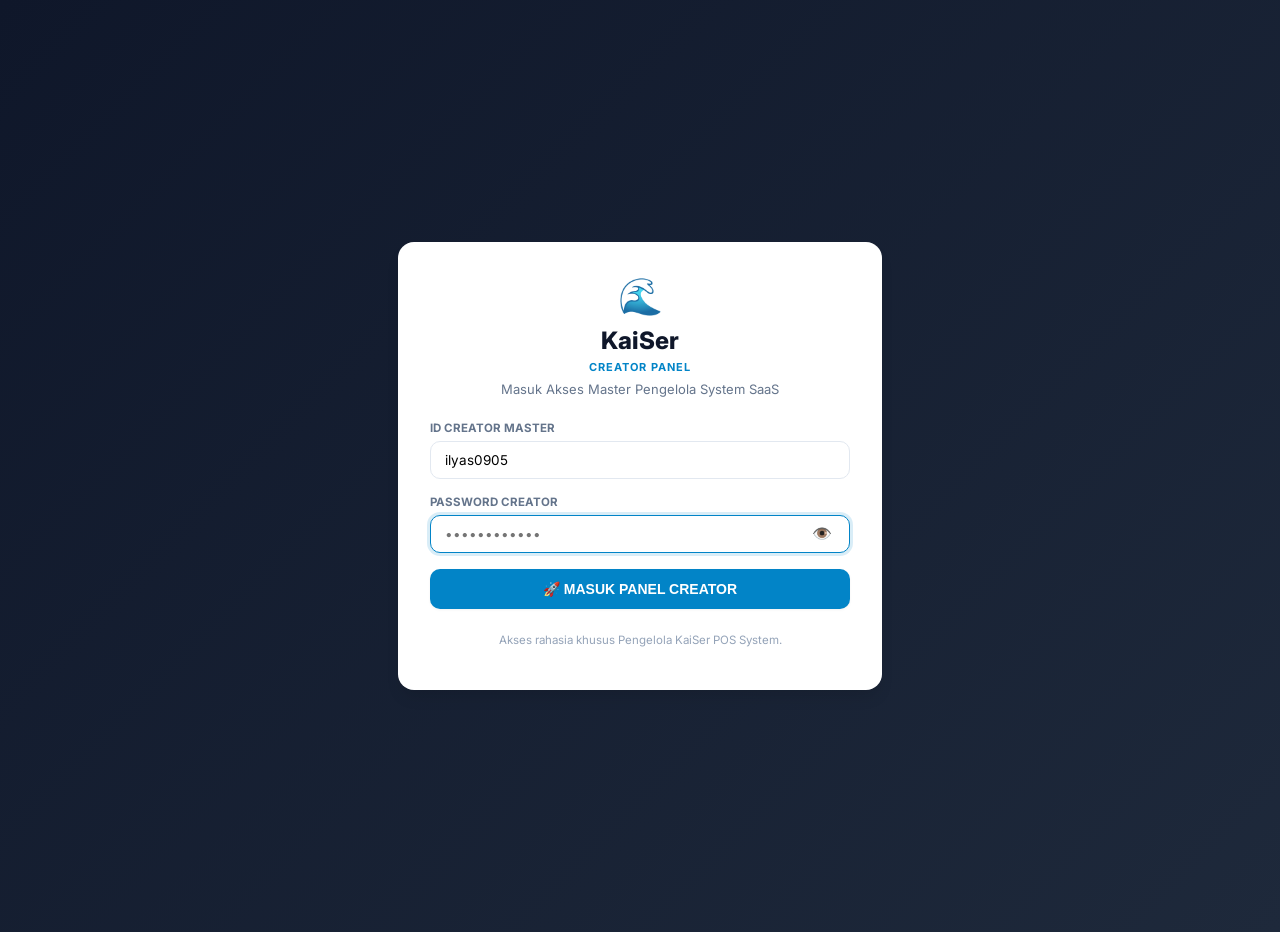
<file: creator.html>
<!DOCTYPE html>
<html lang="id">
<head>
  <meta charset="UTF-8">
  <meta name="viewport" content="width=device-width, initial-scale=1.0, maximum-scale=1.0, user-scalable=no">
  <meta name="theme-color" content="#0f172a">
  <title>KaiSer Creator — Panel Pengelola Utama Master</title>
  <link rel="preconnect" href="https://fonts.googleapis.com">
  <link rel="preconnect" href="https://fonts.gstatic.com" crossorigin>
  <link href="https://fonts.googleapis.com/css2?family=Inter:wght@400;500;600;700;800&display=swap" rel="stylesheet">
  <link rel="stylesheet" href="css/creator.css">
</head>
<body>

  <!-- ==================== 1. LOGIN CREATOR SECTION ==================== -->
  <div id="creatorLoginSection" class="login-container">
    <div class="login-card">
      <div class="brand-header">
        <div class="brand-logo">🌊</div>
        <h1 class="brand-title">KaiSer</h1>
        <span class="brand-subtitle">CREATOR PANEL</span>
        <p class="login-subtitle">Masuk Akses Master Pengelola System SaaS</p>
      </div>

      <form id="creatorLoginForm">
        <div class="form-group">
          <label for="creatorIdInput">ID CREATOR MASTER</label>
          <div class="input-wrapper">
            <input type="text" id="creatorIdInput" class="form-control" placeholder="Contoh: ilyas0905" required autocomplete="username">
          </div>
        </div>

        <div class="form-group">
          <label for="creatorPwdInput">PASSWORD CREATOR</label>
          <div class="input-wrapper">
            <input type="password" id="creatorPwdInput" class="form-control" placeholder="••••••••••••" required autocomplete="current-password">
            <button type="button" id="toggleCreatorPwd" class="toggle-pwd" title="Tampilkan/Sembunyikan Password">👁️</button>
          </div>
        </div>

        <button type="submit" class="btn-primary">🚀 MASUK PANEL CREATOR</button>
      </form>

      <p style="font-size: 11.5px; color: #94a3b8; margin-top: 24px;">
        Akses rahasia khusus Pengelola KaiSer POS System.
      </p>
    </div>
  </div>

  <!-- ==================== 2. CREATOR DASHBOARD SECTION ==================== -->
  <div id="creatorAppSection" style="display: none;">
    <!-- Top Header -->
    <header class="app-header">
      <div class="app-brand">
        <div class="brand-logo">🌊</div>
        <div>
          <h2>KaiSer Master Panel</h2>
          <span style="font-size: 11.5px; color: #94a3b8;">Pengelola & Lisensi Warung SaaS</span>
        </div>
      </div>

      <div class="user-info">
        <span id="creatorNameBadge" class="user-badge">👑 Ilyas (Creator)</span>
        <button id="btnLogoutCreator" class="btn-logout">🚪 Keluar</button>
      </div>
    </header>

    <!-- Main Content -->
    <main class="main-content">
      
      <!-- BROADCAST ANNOUNCEMENT CARD -->
      <section class="card" style="margin-bottom: 20px; background: linear-gradient(135deg, #0284c7 0%, #0f172a 100%); color: white;">
        <div class="card-header" style="border-bottom: 1px solid rgba(255,255,255,0.1);">
          <h3 style="color: white;">📢 Pengumuman Broadcast ke Seluruh Layar Warung</h3>
        </div>
        <div class="card-body">
          <div style="display: flex; gap: 10px;">
            <input type="text" id="inputBroadcastMsg" class="form-control" placeholder="Tulis pengumuman global (misal: Maintenance sistem jam 23.00)..." style="flex: 1;">
            <button id="btnPublishBroadcast" class="btn-primary" style="width: auto; padding: 10px 20px; background: #38bdf8; color: #0f172a; font-weight: 800;">📢 Kirim Banner</button>
            <button id="btnClearBroadcast" class="btn-secondary" style="background: rgba(255,255,255,0.15); border: none; color: white;">🗑️ Hapus Banner</button>
          </div>
        </div>
      </section>

      <!-- AUTO PARSE WA REGISTRATION PAYLOAD CARD -->
      <section class="card" style="margin-bottom: 20px; border-left: 4px solid #10b981; background: #f0fdf4;">
        <div class="card-header" style="background: #e6f4ea; border-bottom: 1px solid #bbf7d0;">
          <h3 style="color: #166534;">⚡ Impor & Aktifkan Akun Baru dari Teks Pesan WhatsApp</h3>
        </div>
        <div class="card-body">
          <p style="font-size: 12.5px; color: #15803d; margin: 0 0 10px 0;">
            Salin teks pesan pendaftaran dari WA pembeli dan tempelkan di bawah ini untuk <strong>1-Klik Impor & Aktifkan Akun</strong> setelah pembayaran sukses:
          </p>
          <div style="display: flex; flex-direction: column; gap: 10px;">
            <textarea id="inputWAImportPayload" class="form-control" rows="3" placeholder="Tempel teks pesan WA pendaftaran di sini... (Contoh: DETAIL PENDAFTARAN AKUN WARUNG...)"></textarea>
            <div style="display: flex; gap: 10px;">
              <button id="btnImportWAActivate" class="btn-primary" style="background: #10b981; font-weight: 800;">
                🟢 1-KLIK IMPOR & AKTIFKAN AKUN
              </button>
              <button id="btnImportWASaveNonactive" class="btn-secondary" style="background: white; border-color: #bbf7d0; color: #166534;">
                💾 Impor Simpan Non-Aktif
              </button>
            </div>
          </div>
        </div>
      </section>

      <!-- Stats Metrics Cards -->
      <section class="stats-grid">
        <div class="stat-card">
          <div class="stat-info">
            <h4>Total Warung Terdaftar</h4>
            <div id="statTotalWarungs" class="stat-value">0</div>
          </div>
          <div class="stat-icon icon-blue">🏪</div>
        </div>

        <div class="stat-card">
          <div class="stat-info">
            <h4>Akun Aktif</h4>
            <div id="statActiveWarungs" class="stat-value" style="color: var(--success);">0</div>
          </div>
          <div class="stat-icon icon-green">🟢</div>
        </div>

        <div class="stat-card">
          <div class="stat-info">
            <h4>Akun Suspend / Nonaktif</h4>
            <div id="statSuspendWarungs" class="stat-value" style="color: var(--warning);">0</div>
          </div>
          <div class="stat-icon icon-amber">🟡</div>
        </div>

        <div class="stat-card">
          <div class="stat-info">
            <h4>Kadaluarsa / Expired</h4>
            <div id="statExpiredWarungs" class="stat-value" style="color: var(--danger);">0</div>
          </div>
          <div class="stat-icon icon-red">🔴</div>
        </div>
      </section>

      <!-- Dashboard Grid: Form & Table -->
      <div class="dashboard-grid">
        
        <!-- Form Buat Akun Warung Baru oleh Creator -->
        <section class="card">
          <div class="card-header">
            <h3>➕ Buat Akun Warung / Owner Baru</h3>
          </div>
          <div class="card-body">
            <form id="createWarungForm">
              
              <div class="form-row">
                <label for="newWarungName">NAMA WARUNG / TOKO</label>
                <input type="text" id="newWarungName" class="form-control" placeholder="Contoh: Warung Berkah Berkah" required>
              </div>

              <div class="form-row">
                <label for="newOwnerName">NAMA PEMILIK (OWNER)</label>
                <input type="text" id="newOwnerName" class="form-control" placeholder="Contoh: Ahmad Supardi" required>
              </div>

              <div class="form-row">
                <label for="newPhone">NOMOR TELEPON / WA</label>
                <input type="tel" id="newPhone" class="form-control" placeholder="Contoh: 081234567890">
              </div>

              <div class="form-row">
                <label for="newAddress">ALAMAT WARUNG</label>
                <input type="text" id="newAddress" class="form-control" placeholder="Contoh: Jl. Merdeka No. 45">
              </div>

              <div class="form-row">
                <label for="newWarungId">ID WARUNG (AKSES LOGIN)</label>
                <div class="input-group-action">
                  <input type="text" id="newWarungId" class="form-control" placeholder="BERKAH001" data-auto="true">
                  <button type="button" id="btnGenId" class="btn-secondary" title="Buat ID Otomatis">⚡ Auto</button>
                </div>
              </div>

              <div class="form-row">
                <label for="newPassword">PASSWORD OWNER (ID & PW CREATOR)</label>
                <div class="input-group-action">
                  <input type="text" id="newPassword" class="form-control" placeholder="Bk#2026@001" required>
                  <button type="button" id="btnGenPwd" class="btn-secondary" title="Acak Password">🔑 Acak</button>
                </div>
              </div>

              <div class="form-row">
                <label for="newDuration">MASA BERLAKU PAKET & HARGA</label>
                <select id="newDuration" class="form-control" style="font-weight: 700;">
                  <option value="1_MONTH">🗓️ 1 Bulan — Rp 15.000</option>
                  <option value="3_MONTHS">🗓️ 3 Bulan — Rp 40.000</option>
                  <option value="6_MONTHS">🗓️ 6 Bulan — Rp 75.000</option>
                  <option value="1_YEAR" selected>🗓️ 1 Tahun — Rp 140.000</option>
                </select>
              </div>

              <button type="submit" class="btn-primary">💾 Buat & Aktifkan Akun Warung</button>
            </form>
          </div>
        </section>

        <!-- Tabel Daftar Warung Terdaftar -->
        <section class="card">
          <div class="card-header" style="display: flex; justify-content: space-between; align-items: center;">
            <h3>📋 Daftar Seluruh Akun Warung Terdaftar</h3>
            <div class="search-box">
              <span class="search-icon">🔍</span>
              <input type="text" id="searchWarungInput" class="form-control" placeholder="Cari ID / Nama Warung / Pemilik..." style="padding: 6px 12px 6px 32px; font-size: 12.5px;">
            </div>
          </div>
          <div class="card-body" style="padding: 0;">
            <div class="table-responsive">
              <table class="table">
                <thead>
                  <tr>
                    <th>ID Warung</th>
                    <th>Nama Warung & Pemilik</th>
                    <th>Password</th>
                    <th>Status (Pilihan Interaktif)</th>
                    <th>Masa Aktif & Expired</th>
                    <th>Aksi Pengelola</th>
                  </tr>
                </thead>
                <tbody id="warungTableBody">
                  <!-- Data rendered via JavaScript -->
                </tbody>
              </table>
            </div>
          </div>
        </section>

      </div>
    </main>
  </div>

  <!-- ==================== MODAL EXTEND SUBSCRIPTION ==================== -->
  <div id="extendModal" class="modal-overlay">
    <div class="modal-content">
      <div class="modal-header">
        <h4 class="modal-title">🗓️ Perpanjang Masa Aktif Lisensi</h4>
        <button id="btnCloseExtendModal" class="btn-close-modal">&times;</button>
      </div>
      <div class="modal-body">
        <p style="font-size: 13px; color: var(--text-muted); margin-bottom: 16px;">
          Pilih durasi perpanjangan untuk <strong id="extendWarungName">Warung</strong>:
        </p>

        <div class="form-row">
          <label for="extendDuration">PILIH PAKET PERPANJANGAN</label>
          <select id="extendDuration" class="form-control" style="font-weight: 700;">
            <option value="1_MONTH">🗓️ Tambah 1 Bulan — Rp 15.000</option>
            <option value="3_MONTHS">🗓️ Tambah 3 Bulan — Rp 40.000</option>
            <option value="6_MONTHS">🗓️ Tambah 6 Bulan — Rp 75.000</option>
            <option value="1_YEAR" selected>🗓️ Tambah 1 Tahun — Rp 140.000</option>
          </select>
        </div>
      </div>
      <div class="modal-footer">
        <button id="btnProcessExtend" class="btn-primary">✅ Perpanjang Masa Aktif</button>
      </div>
    </div>
  </div>

  <!-- ==================== MODAL WA REMINDER ==================== -->
  <div id="waModal" class="modal-overlay">
    <div class="modal-content">
      <div class="modal-header">
        <h4 class="modal-title">📱 Pengingat WhatsApp Expired</h4>
        <button id="btnCloseWaModal" class="btn-close-modal">&times;</button>
      </div>
      <div class="modal-body">
        <div class="form-row">
          <label>NOMOR WHATSAPP WARUNG</label>
          <input type="text" id="waPhoneInput" class="form-control">
        </div>

        <div class="form-row">
          <label>PRATINJAU PESAN WA</label>
          <textarea id="waMessagePreview" class="form-control" rows="8" readonly style="font-family: monospace; font-size: 11.5px;"></textarea>
        </div>
      </div>
      <div class="modal-footer">
        <button id="btnOpenWAChat" class="btn-primary" style="background: #16a34a;">📱 Buka Chat WhatsApp</button>
      </div>
    </div>
  </div>

  <!-- Core Scripts -->
  <script src="js/kaiser-core.js"></script>
  <script src="js/creator.js"></script>
</body>
</html>
</file>
<file: css/creator.css>
/* CSS KaiSer Creator Master Panel Styles - Glassmorphic Sidebar Layout */
:root {
  --font-main: 'Inter', system-ui, -apple-system, sans-serif;
  --primary: #0284c7;
  --primary-hover: #0369a1;
  --dark-navy: #0f172a;
  --dark-ocean: #1e293b;
  --bg-light: #f8fafc;
  --card-bg: #ffffff;
  --text-main: #334155;
  --text-muted: #64748b;
  --border-color: #e2e8f0;
  --accent-cyan: #06b6d4;
  --success: #10b981;
  --warning: #f59e0b;
  --danger: #ef4444;
  --radius-sm: 6px;
  --radius-md: 10px;
  --radius-lg: 16px;
  --shadow-sm: 0 1px 3px rgba(0,0,0,0.05);
  --shadow-md: 0 4px 6px -1px rgba(0,0,0,0.07);
  --shadow-lg: 0 10px 15px -3px rgba(0,0,0,0.1);
  --sidebar-width: 260px;
  --sidebar-collapsed-width: 74px;
}

body {
  font-family: var(--font-main);
  background-color: var(--bg-light);
  color: var(--text-main);
  margin: 0;
  padding: 0;
  -webkit-tap-highlight-color: transparent;
}

/* ==================== LOGIN CONTAINER ==================== */
.login-container {
  min-height: 100vh;
  display: flex;
  justify-content: center;
  align-items: center;
  background: linear-gradient(135deg, var(--dark-navy) 0%, var(--dark-ocean) 100%);
  padding: 16px;
}

.login-card {
  background: var(--card-bg);
  border-radius: var(--radius-lg);
  box-shadow: var(--shadow-lg);
  padding: 32px;
  width: 100%;
  max-width: 420px;
  text-align: center;
}

.brand-header {
  margin-bottom: 24px;
}

.brand-logo {
  font-size: 36px;
  margin-bottom: 8px;
  display: inline-block;
}

.brand-title {
  font-size: 24px;
  font-weight: 800;
  color: var(--dark-navy);
  margin: 0;
}

.brand-subtitle {
  font-size: 11px;
  font-weight: 700;
  letter-spacing: 1px;
  color: var(--primary);
  text-transform: uppercase;
}

.login-subtitle {
  font-size: 13px;
  color: var(--text-muted);
  margin-top: 6px;
}

/* Form Controls */
.form-group {
  margin-bottom: 16px;
  text-align: left;
}

.form-group label, .form-row label {
  display: block;
  font-size: 11.5px;
  font-weight: 700;
  color: var(--text-muted);
  margin-bottom: 6px;
  text-transform: uppercase;
}

.input-wrapper {
  position: relative;
  display: flex;
  align-items: center;
}

.form-control {
  width: 100%;
  padding: 10px 14px;
  font-size: 13.5px;
  font-family: var(--font-main);
  border: 1px solid var(--border-color);
  border-radius: var(--radius-md);
  outline: none;
  transition: all 0.2s ease;
  box-sizing: border-box;
}

.form-control:focus {
  border-color: var(--primary);
  box-shadow: 0 0 0 3px rgba(2, 132, 199, 0.15);
}

.toggle-pwd {
  position: absolute;
  right: 12px;
  background: none;
  border: none;
  cursor: pointer;
  font-size: 16px;
}

.btn-primary {
  width: 100%;
  padding: 12px;
  font-size: 14px;
  font-weight: 700;
  background: var(--primary);
  color: white;
  border: none;
  border-radius: var(--radius-md);
  cursor: pointer;
  transition: all 0.2s ease;
  box-shadow: var(--shadow-sm);
}

.btn-primary:hover {
  background: var(--primary-hover);
  box-shadow: var(--shadow-md);
}

.btn-secondary {
  padding: 8px 14px;
  font-size: 12px;
  font-weight: 700;
  background: #f1f5f9;
  color: var(--text-main);
  border: 1px solid var(--border-color);
  border-radius: var(--radius-md);
  cursor: pointer;
}

.btn-secondary:hover {
  background: #e2e8f0;
}

/* ==================== GLASSMORPHIC SIDEBAR LAYOUT ==================== */
.creator-layout-wrapper {
  display: flex;
  min-height: 100vh;
  background: #f1f5f9;
}

.creator-sidebar {
  width: var(--sidebar-width);
  background: rgba(15, 23, 42, 0.95);
  color: white;
  backdrop-filter: blur(16px);
  -webkit-backdrop-filter: blur(16px);
  border-right: 1px solid rgba(255, 255, 255, 0.1);
  display: flex;
  flex-direction: column;
  height: 100vh;
  position: sticky;
  top: 0;
  z-index: 100;
  transition: width 0.3s cubic-bezier(0.4, 0, 0.2, 1);
}

.creator-sidebar.collapsed {
  width: var(--sidebar-collapsed-width);
}

.creator-sidebar-header {
  padding: 16px;
  border-bottom: 1px solid rgba(255, 255, 255, 0.1);
  display: flex;
  align-items: center;
  justify-content: space-between;
}

.creator-brand-info {
  display: flex;
  align-items: center;
  gap: 10px;
  overflow: hidden;
  white-space: nowrap;
}

.creator-sidebar.collapsed .creator-brand-info {
  display: none;
}

.creator-sidebar-menu {
  flex: 1;
  overflow-y: auto;
  padding: 14px 8px;
}

.creator-main-content {
  flex: 1;
  display: flex;
  flex-direction: column;
  min-width: 0;
}

/* App Header Inside Creator */
.app-header {
  background: var(--dark-navy);
  color: white;
  padding: 14px 24px;
  display: flex;
  justify-content: space-between;
  align-items: center;
  box-shadow: var(--shadow-md);
}

.app-brand {
  display: flex;
  align-items: center;
  gap: 12px;
}

.app-brand h2 {
  font-size: 18px;
  font-weight: 800;
  margin: 0;
}

.user-info {
  display: flex;
  align-items: center;
  gap: 12px;
}

.user-badge {
  font-size: 12px;
  font-weight: 700;
  background: rgba(255,255,255,0.1);
  padding: 6px 12px;
  border-radius: 20px;
}

.btn-logout {
  background: #dc2626;
  color: white;
  border: none;
  padding: 6px 14px;
  font-size: 12px;
  font-weight: 700;
  border-radius: var(--radius-md);
  cursor: pointer;
}

.btn-logout:hover {
  background: #b91c1c;
}

/* Dashboard Grid */
.main-content {
  padding: 24px;
  max-width: 1400px;
  margin: 0 auto;
  width: 100%;
  box-sizing: border-box;
}

.stats-grid {
  display: grid;
  grid-template-columns: repeat(auto-fit, minmax(220px, 1fr));
  gap: 16px;
  margin-bottom: 24px;
}

.stat-card {
  background: var(--card-bg);
  border: 1px solid var(--border-color);
  border-radius: var(--radius-md);
  padding: 16px;
  display: flex;
  justify-content: space-between;
  align-items: center;
  box-shadow: var(--shadow-sm);
}

.stat-info h4 {
  margin: 0;
  font-size: 12px;
  color: var(--text-muted);
  text-transform: uppercase;
}

.stat-value {
  font-size: 24px;
  font-weight: 800;
  margin-top: 4px;
  color: var(--dark-navy);
}

.stat-icon {
  font-size: 28px;
  width: 44px;
  height: 44px;
  border-radius: var(--radius-md);
  display: flex;
  align-items: center;
  justify-content: center;
}

.icon-blue { background: #e0f2fe; }
.icon-green { background: #dcfce7; }
.icon-amber { background: #fef3c7; }
.icon-red { background: #fee2e2; }

/* Cards & Forms */
.dashboard-grid {
  display: grid;
  grid-template-columns: 360px 1fr;
  gap: 24px;
  align-items: start;
}

@media (max-width: 1024px) {
  .dashboard-grid {
    grid-template-columns: 1fr;
  }
}

.card {
  background: var(--card-bg);
  border: 1px solid var(--border-color);
  border-radius: var(--radius-md);
  box-shadow: var(--shadow-sm);
  overflow: hidden;
}

.card-header {
  padding: 16px 20px;
  border-bottom: 1px solid var(--border-color);
  background: #f8fafc;
}

.card-header h3 {
  margin: 0;
  font-size: 15px;
  font-weight: 800;
  color: var(--dark-navy);
}

.card-body {
  padding: 20px;
}

.form-row {
  margin-bottom: 14px;
}

.input-group-action {
  display: flex;
  gap: 8px;
}

/* Table Styling */
.table-responsive {
  overflow-x: auto;
}

.table {
  width: 100%;
  border-collapse: collapse;
  font-size: 13px;
}

.table th {
  background: #f8fafc;
  color: var(--text-muted);
  font-weight: 700;
  text-transform: uppercase;
  font-size: 11px;
  text-align: left;
  padding: 12px 16px;
  border-bottom: 1px solid var(--border-color);
}

.table td {
  padding: 12px 16px;
  border-bottom: 1px solid var(--border-color);
  vertical-align: middle;
}

.table tr:hover {
  background: #f8fafc;
}

.status-select {
  padding: 4px 8px;
  font-size: 12px;
  font-weight: 700;
  border-radius: var(--radius-sm);
  border: 1px solid var(--border-color);
}

.btn-icon {
  padding: 4px 8px;
  font-size: 11px;
  border: none;
  border-radius: 4px;
  cursor: pointer;
  margin-right: 4px;
}

.btn-icon-extend { background: #e0f2fe; color: #0284c7; }
.btn-icon-wa { background: #dcfce7; color: #166534; }
.btn-icon-danger { background: #fee2e2; color: #dc2626; }
.btn-icon-reset { background: #fef3c7; color: #d97706; }

/* Modal */
.modal-overlay {
  position: fixed;
  top: 0; left: 0; right: 0; bottom: 0;
  background: rgba(15, 23, 42, 0.6);
  display: none;
  justify-content: center;
  align-items: center;
  z-index: 1000;
  padding: 16px;
}

.modal-overlay.active { display: flex; }

.modal-content {
  background: white;
  border-radius: var(--radius-lg);
  width: 100%;
  max-width: 480px;
  box-shadow: var(--shadow-lg);
  overflow: hidden;
}

.modal-header {
  padding: 16px 20px;
  border-bottom: 1px solid var(--border-color);
  display: flex;
  justify-content: space-between;
  align-items: center;
}

.modal-title { margin: 0; font-size: 16px; font-weight: 800; }
.btn-close-modal { background: none; border: none; font-size: 20px; cursor: pointer; color: var(--text-muted); }
.modal-body { padding: 20px; }
.modal-footer { padding: 14px 20px; border-top: 1px solid var(--border-color); display: flex; justify-content: flex-end; gap: 10px; background: #f8fafc; }

/* Toast Notifications */
.toast-container {
  position: fixed;
  bottom: 20px;
  right: 20px;
  z-index: 9999;
  display: flex;
  flex-direction: column;
  gap: 10px;
}

.toast {
  background: var(--dark-navy);
  color: white;
  padding: 12px 18px;
  border-radius: var(--radius-md);
  font-size: 13px;
  font-weight: 600;
  box-shadow: var(--shadow-lg);
  display: flex;
  align-items: center;
  gap: 10px;
  animation: slideIn 0.3s ease;
}

@keyframes slideIn {
  from { transform: translateX(100%); opacity: 0; }
  to { transform: translateX(0); opacity: 1; }
}
</file>
